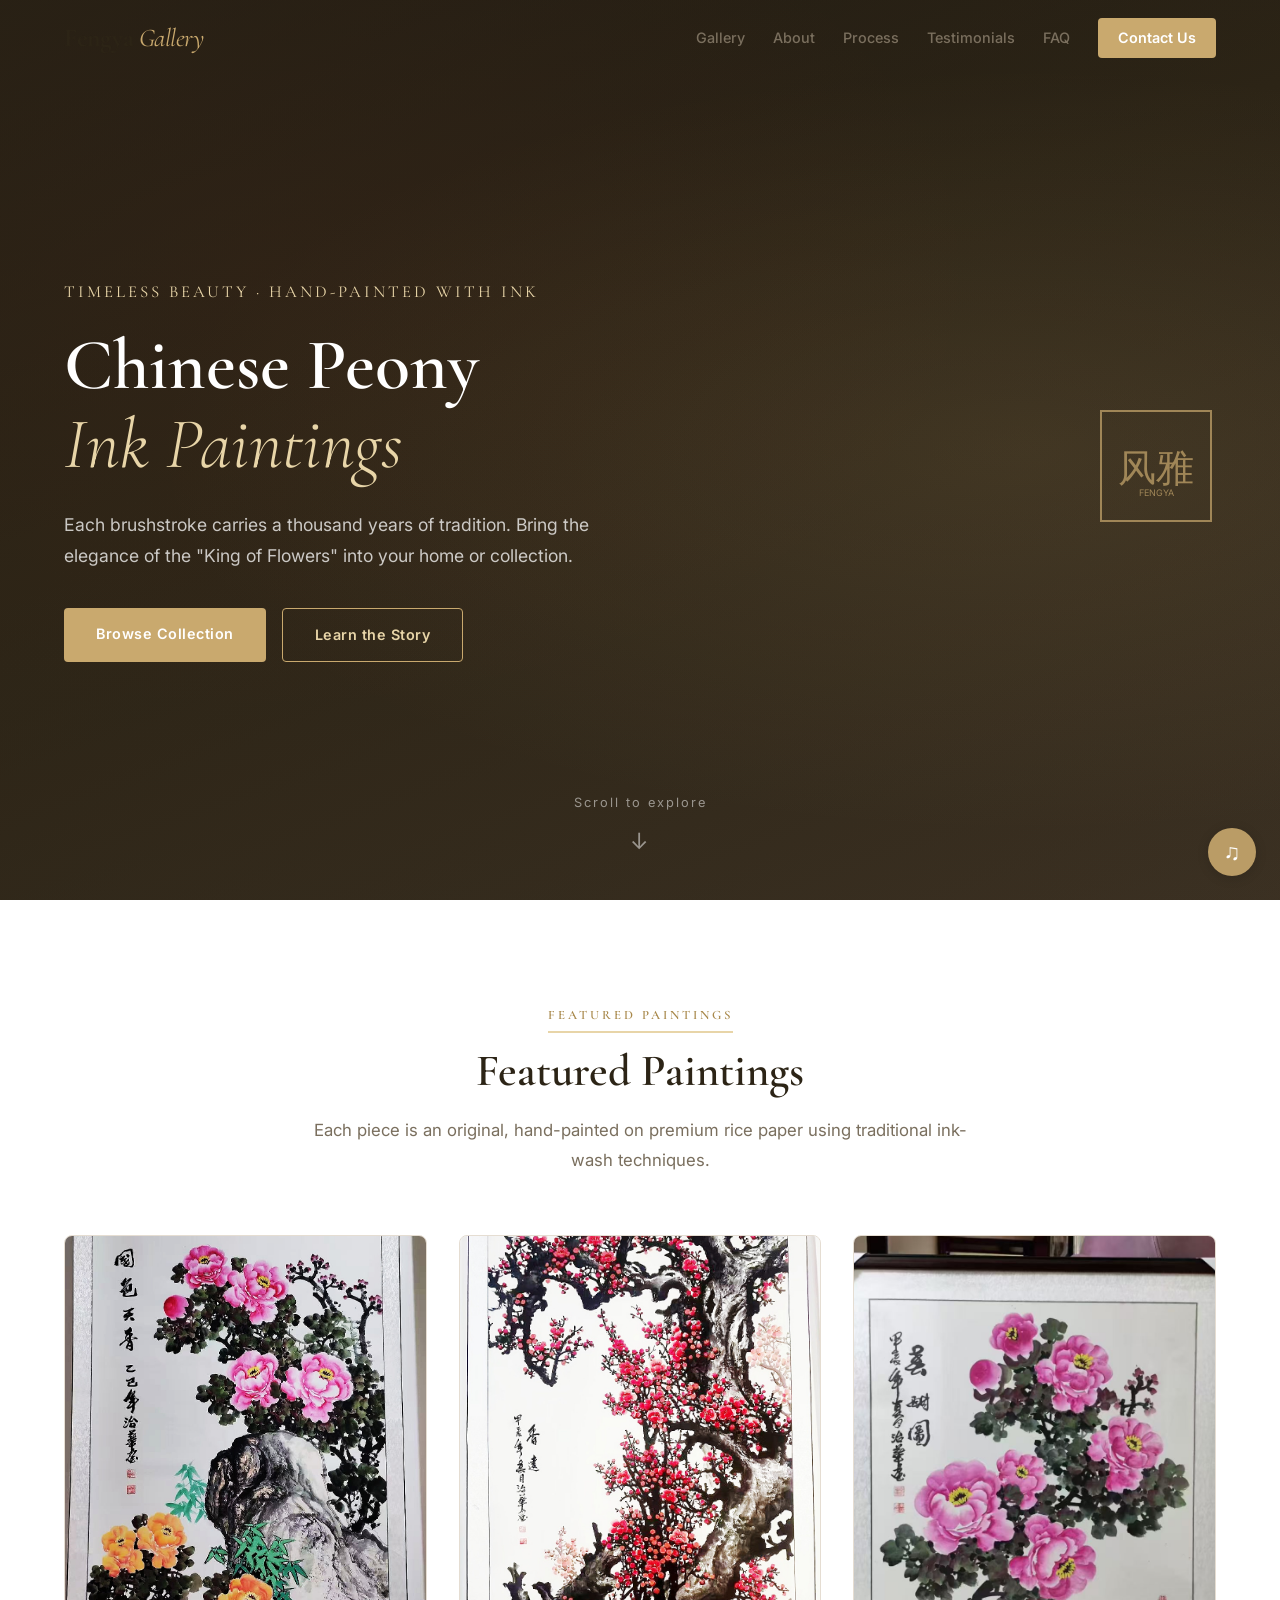
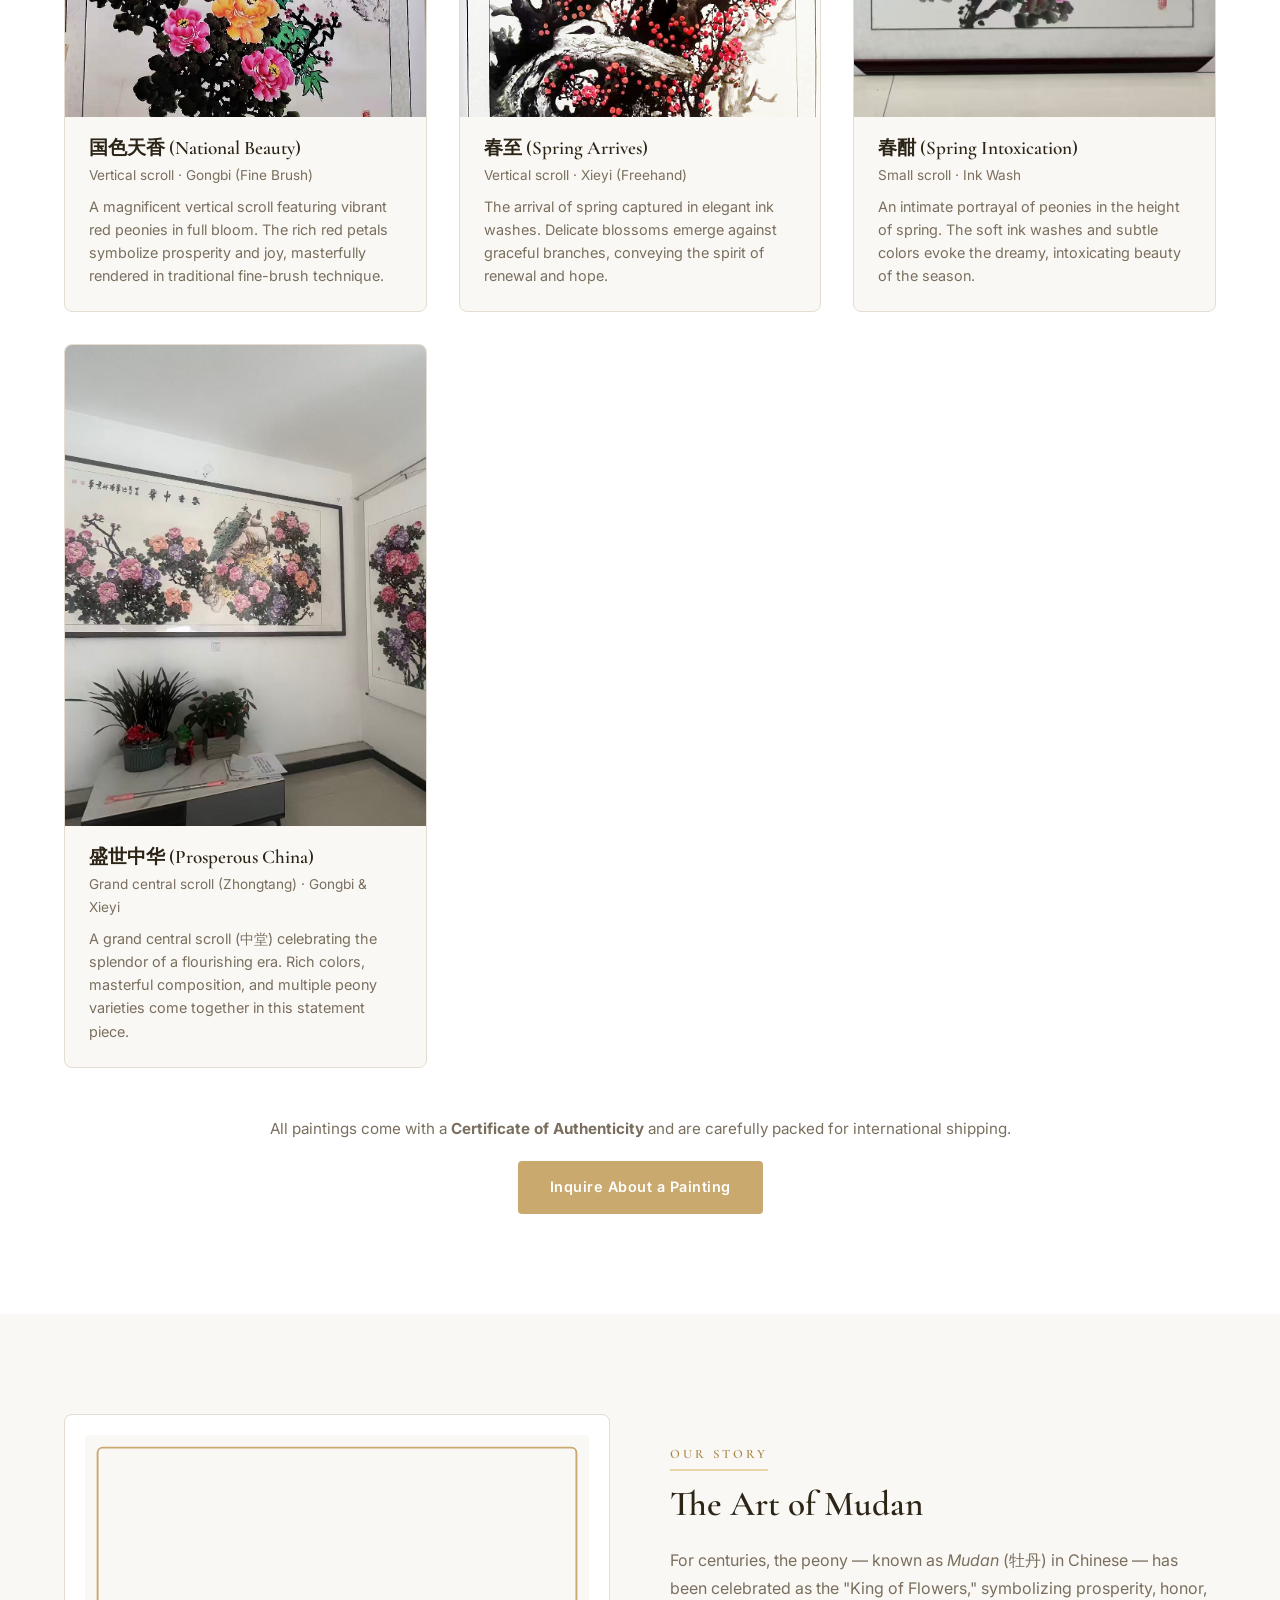
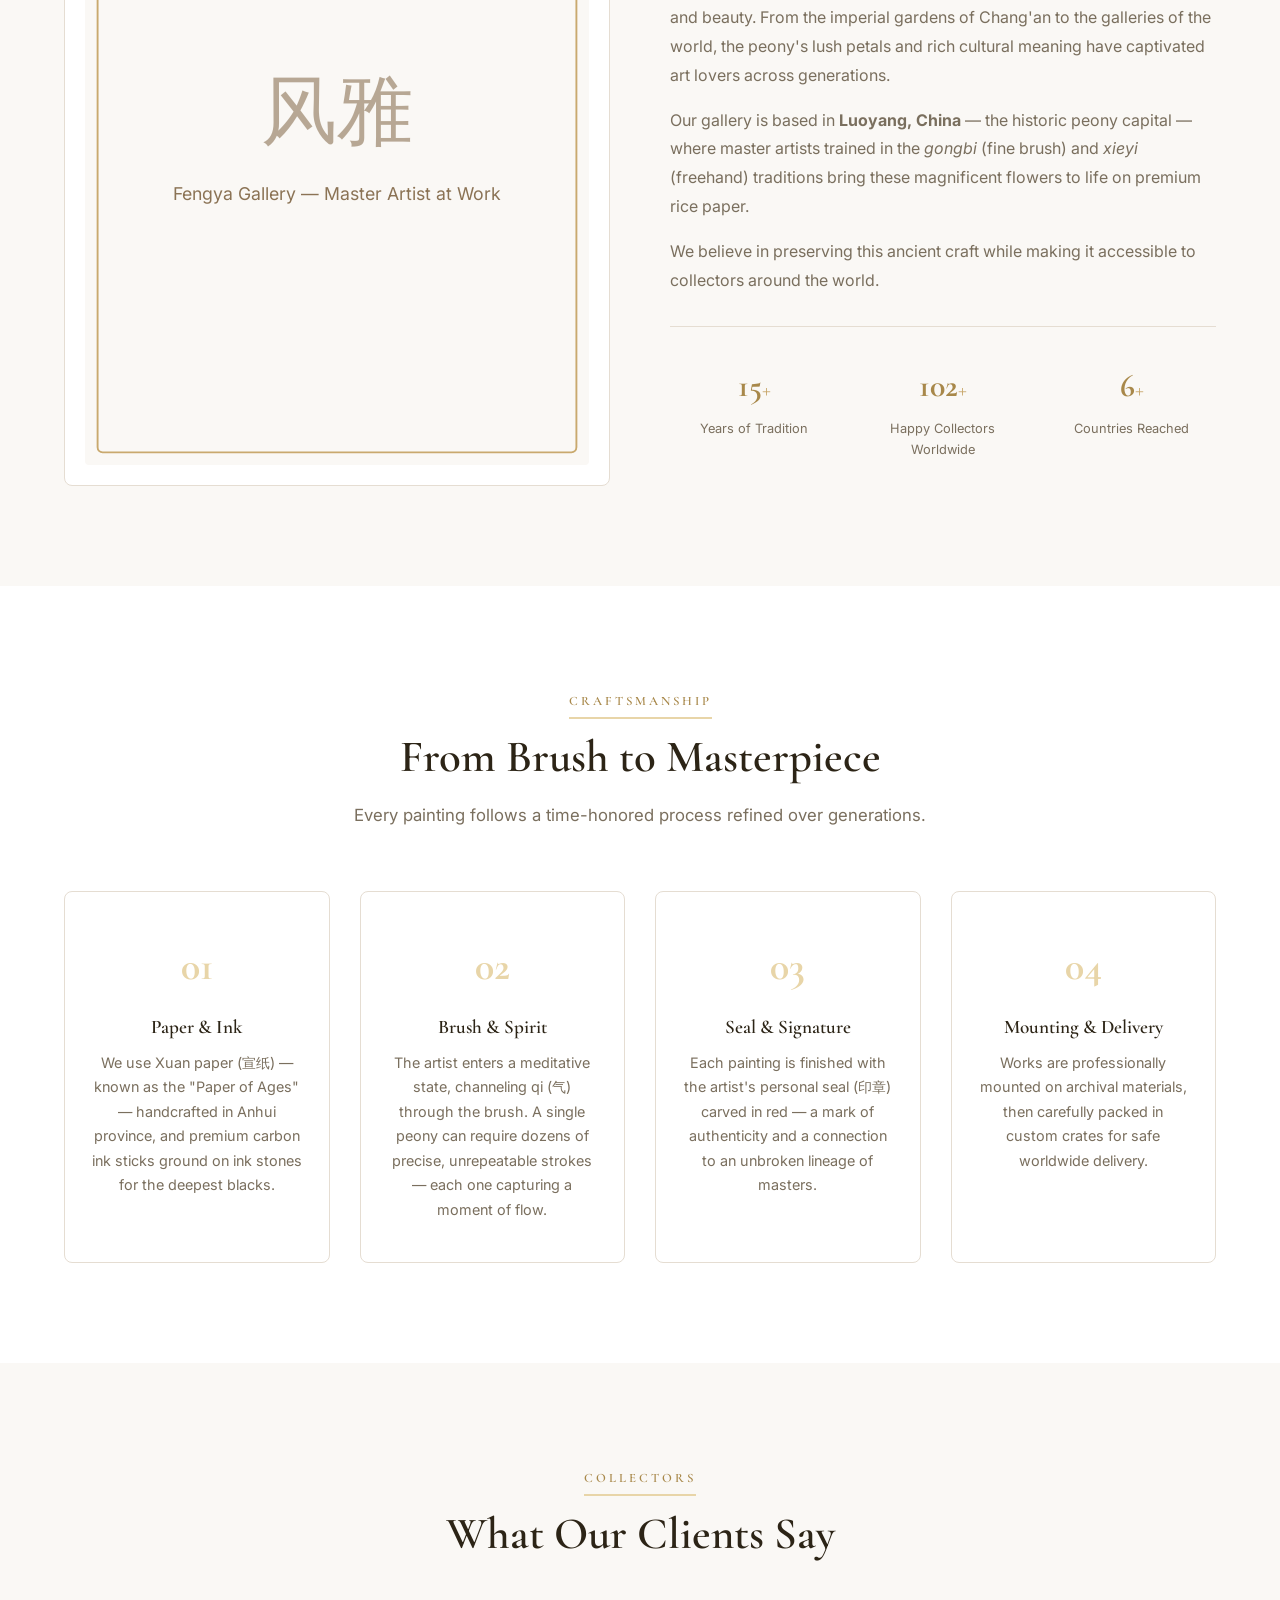
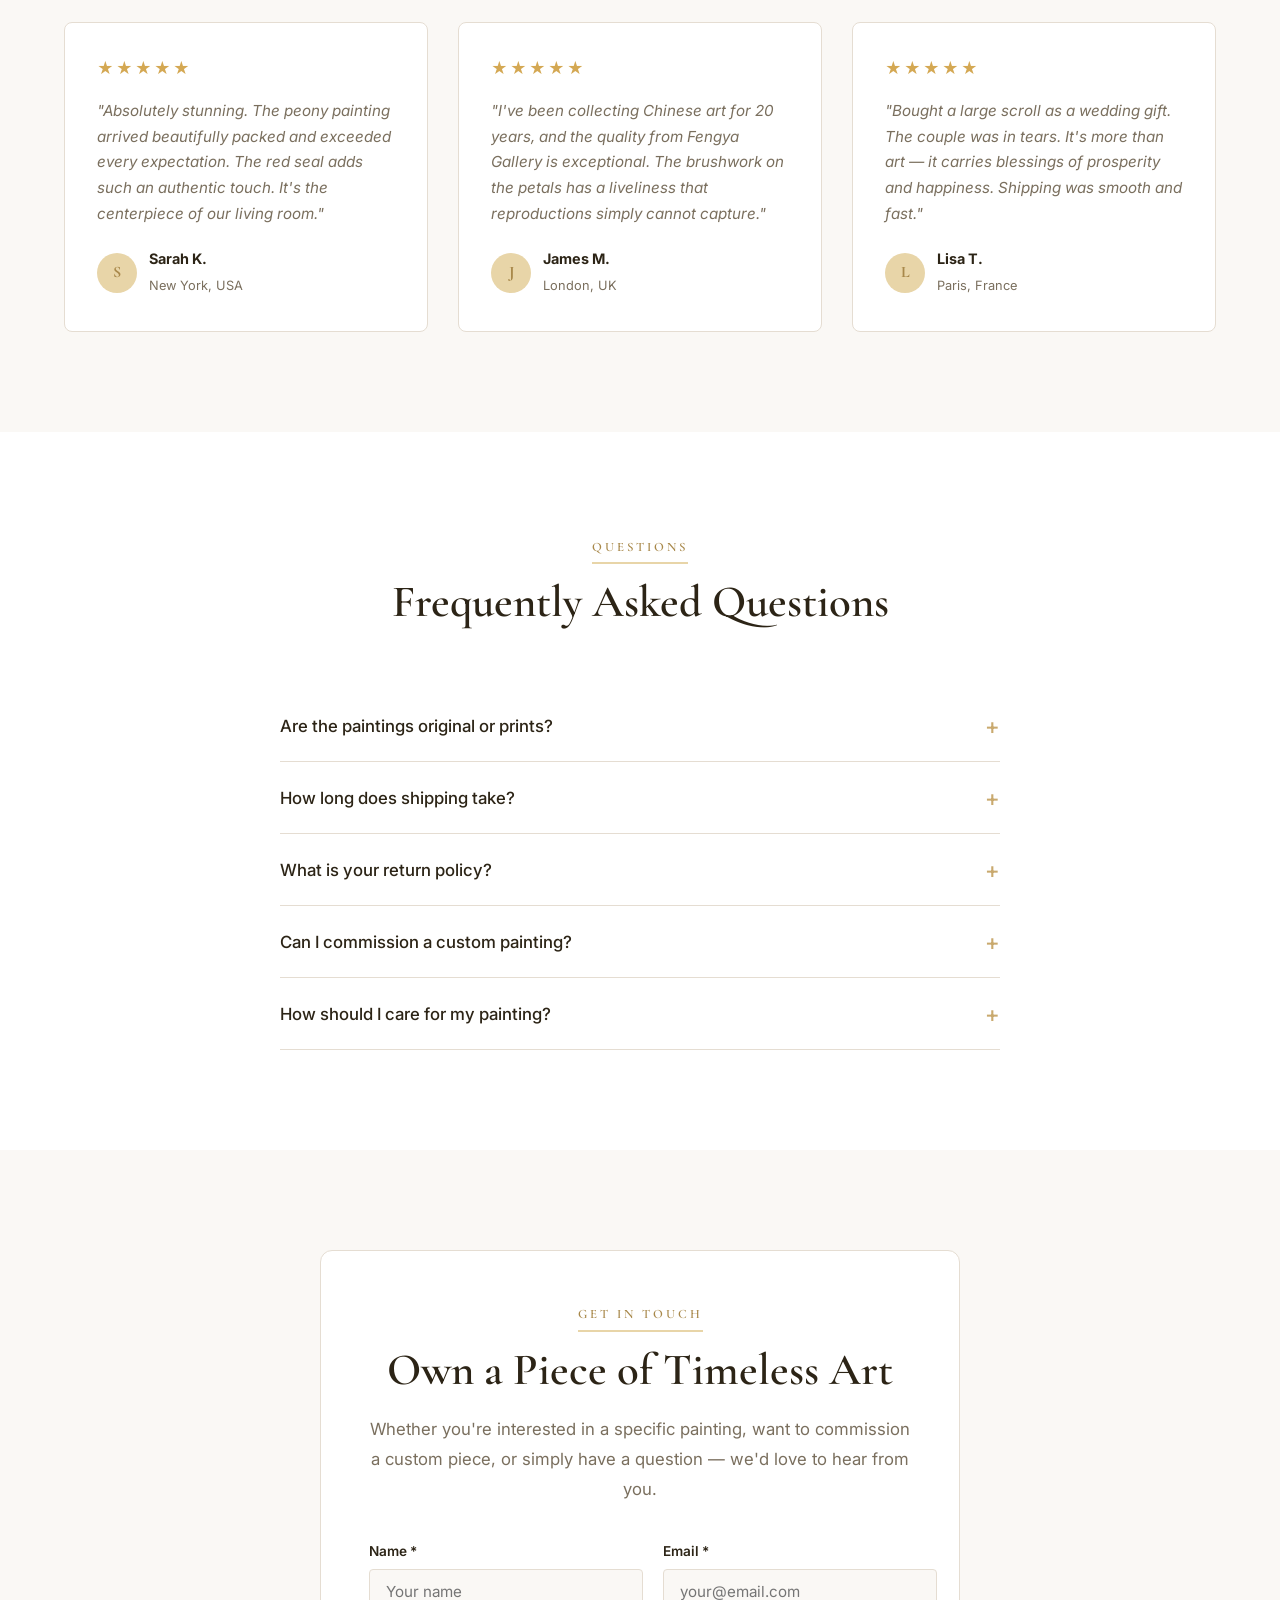
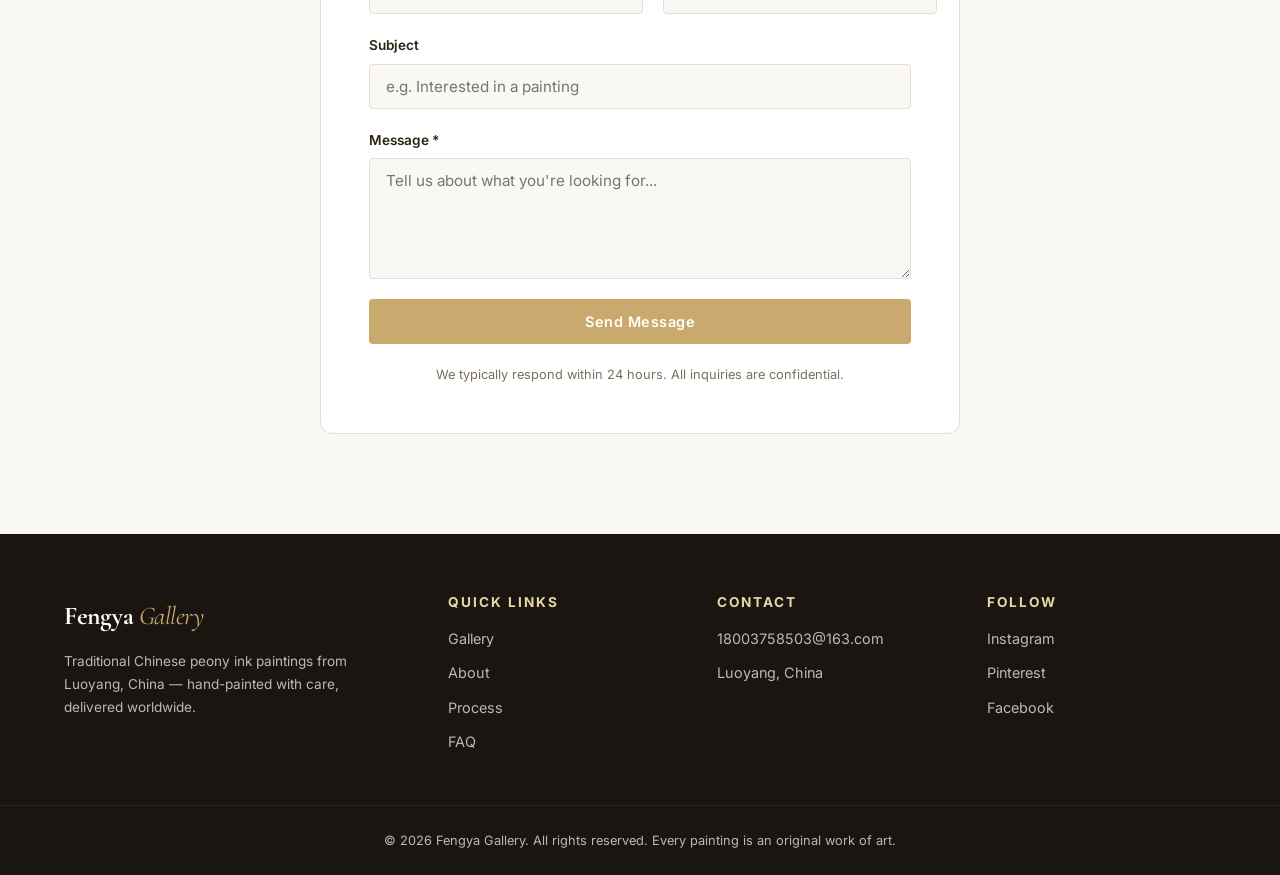
<file: index.html>
﻿<!DOCTYPE html>
<html lang="en">
<head>
    <meta charset="UTF-8">
    <meta name="viewport" content="width=device-width, initial-scale=1.0">
    <meta name="msvalidate.01" content="DC5D53B43E6427EDB22EC2CCF7D22E73" />
    <meta name="google-site-verification" content="4osk8AMZT9Mx4Fku19LOv7WdTRTShOhKsAQdqybMMkA" />
    <title>Fengya Gallery | Traditional Chinese Peony Paintings – Handcrafted Ink Art</title>
    <meta name="description" content="Discover exquisite hand-painted Chinese peony (Mudan) ink paintings from Fengya Gallery. Each piece embodies centuries of tradition—elegance, prosperity & natural beauty. Worldwide shipping.">
    <meta name="keywords" content="Chinese peony painting, Mudan painting, Chinese ink art, traditional Chinese painting, peony flower art, Chinese brush painting, art for sale, oriental art">

    <!-- Open Graph / Facebook -->
    <meta property="og:type" content="website">
    <meta property="og:title" content="Fengya Gallery – Traditional Chinese Peony Paintings">
    <meta property="og:description" content="Hand-painted Chinese ink peony art from Fengya Gallery. Elegance, tradition & beauty for your space.">
    <meta property="og:image" content="https://fengyagallery.com/images/og-banner.jpg">
    <meta property="og:url" content="https://fengyagallery.com">
    <meta property="og:locale" content="en_US">
    <meta property="og:site_name" content="Fengya Gallery">

    <!-- Twitter Card -->
    <meta name="twitter:card" content="summary_large_image">
    <meta name="twitter:title" content="Fengya Gallery – Traditional Chinese Peony Paintings">
    <meta name="twitter:description" content="Hand-painted Chinese ink peony art from Fengya Gallery. Worldwide shipping.">
    <meta name="twitter:image" content="https://fengyagallery.com/images/og-banner.jpg">

    <!-- Schema.org structured data -->
    <script type="application/ld+json">
    {
        "@context": "https://schema.org",
        "@type": "ArtGallery",
        "name": "Fengya Gallery",
        "description": "Specializing in traditional Chinese peony ink paintings. Hand-painted by master artisans.",
        "url": "https://fengyagallery.com",
        "image": "https://fengyagallery.com/images/og-banner.jpg",
        "address": {
            "@type": "PostalAddress",
            "addressLocality": "Luoyang",
            "addressCountry": "CN"
        },
        "makesOffer": {
            "@type": "Offer",
            "itemOffered": {
                "@type": "Product",
                "name": "Chinese Peony Ink Painting",
                "category": "Fine Art"
            }
        },
        "aggregateRating": {
            "@type": "AggregateRating",
            "ratingValue": "4.9",
            "reviewCount": "30",
            "bestRating": "5",
            "worstRating": "1"
        },
        "review": [
            {
                "@type": "Review",
                "reviewRating": {
                    "@type": "Rating",
                    "ratingValue": "5",
                    "bestRating": "5"
                },
                "author": {
                    "@type": "Person",
                    "name": "Sarah K."
                },
                "reviewBody": "Absolutely stunning. The peony painting arrived beautifully packed and exceeded every expectation."
            },
            {
                "@type": "Review",
                "reviewRating": {
                    "@type": "Rating",
                    "ratingValue": "5",
                    "bestRating": "5"
                },
                "author": {
                    "@type": "Person",
                    "name": "James M."
                },
                "reviewBody": "I've been collecting Chinese art for 20 years, and the quality from Fengya Gallery is exceptional."
            },
            {
                "@type": "Review",
                "reviewRating": {
                    "@type": "Rating",
                    "ratingValue": "5",
                    "bestRating": "5"
                },
                "author": {
                    "@type": "Person",
                    "name": "Lisa T."
                },
                "reviewBody": "Bought a large scroll as a wedding gift. The couple was in tears. It's more than art."
            }
        ],
        "priceRange": "$200-$5000"
    }
    </script>

    <!-- Fonts & Styles -->
    <link rel="preconnect" href="https://fonts.googleapis.com">
    <link rel="preconnect" href="https://fonts.gstatic.com" crossorigin>
    <link href="https://fonts.googleapis.com/css2?family=Cormorant+Garamond:ital,wght@0,400;0,500;0,600;0,700;1,400&family=Inter:wght@300;400;500;600&display=swap" rel="stylesheet">
    <link rel="stylesheet" href="styles.css">
    <link rel="icon" type="image/svg+xml" href="favicon.svg">
</head>
<body>

<!-- ====== NAVBAR ====== -->
<header class="navbar" id="navbar">
    <div class="container navbar-inner">
        <a href="#" class="logo">Fengya <span>Gallery</span></a>
        <button class="hamburger" id="hamburger" aria-label="Toggle navigation">
            <span></span><span></span><span></span>
        </button>
        <nav class="nav-links" id="navLinks">
            <a href="#gallery">Gallery</a>
            <a href="#about">About</a>
            <a href="#process">Process</a>
            <a href="#testimonials">Testimonials</a>
            <a href="#faq">FAQ</a>
            <a href="#contact" class="nav-cta">Contact Us</a>
        </nav>
    </div>
</header>

<!-- ====== HERO ====== -->
<section class="hero" id="home">
    <div class="hero-overlay"></div>
    <div class="hero-bg parallax"></div>
    <div class="container hero-content">
        <div class="hero-text">
            <p class="hero-subtitle">Timeless Beauty · Hand-Painted with Ink</p>
            <h1>Chinese Peony<br><span class="hero-alt">Ink Paintings</span></h1>
            <p class="hero-desc">Each brushstroke carries a thousand years of tradition. Bring the elegance of the "King of Flowers" into your home or collection.</p>
            <div class="hero-actions">
                <a href="#gallery" class="btn btn-primary">Browse Collection</a>
                <a href="#about" class="btn btn-outline">Learn the Story</a>
            </div>
        </div>
        <div class="hero-seal">
            <svg viewBox="0 0 120 120" class="seal-svg">
                <rect x="5" y="5" width="110" height="110" fill="none" stroke="#c9a96e" stroke-width="2"/>
                <text x="60" y="62" text-anchor="middle" dominant-baseline="central"
                      font-family="STKaiti, KaiTi, serif" font-size="38" fill="#c9a96e">风雅</text>
                <text x="60" y="90" text-anchor="middle" font-family="Inter, sans-serif" font-size="9" fill="#c9a96e">FENGYA</text>
            </svg>
        </div>
    </div>
    <div class="scroll-indicator">
        <span>Scroll to explore</span>
        <div class="scroll-arrow">↓</div>
    </div>
</section>

<!-- ====== GALLERY ====== -->
<section class="section gallery-section" id="gallery">
    <div class="container">
        <div class="section-header">
            <span class="section-tag">Featured Paintings</span>
            <h2>Featured Paintings</h2>
            <p class="section-desc">Each piece is an original, hand-painted on premium rice paper using traditional ink-wash techniques.</p>
        </div>

        <div class="gallery-grid" id="galleryGrid">
            <!-- Cards injected by JS -->
        </div>

        <div class="gallery-footer">
            <p>All paintings come with a <strong>Certificate of Authenticity</strong> and are carefully packed for international shipping.</p>
            <a href="#contact" class="btn btn-primary">Inquire About a Painting</a>
        </div>
    </div>
</section>

<!-- ====== ABOUT ====== -->
<section class="section about-section" id="about">
    <div class="container">
        <div class="about-grid">
            <div class="about-image">
                <div class="about-image-frame">
                    <div class="about-image-placeholder">
                        <svg viewBox="0 0 400 500" class="about-svg">
                            <rect x="10" y="10" width="380" height="480" fill="none" stroke="#c9a96e" stroke-width="1.5" rx="4"/>
                            <text x="200" y="240" text-anchor="middle" font-family="STKaiti, KaiTi, serif" font-size="60" fill="#8b7355" opacity="0.6">风雅</text>
                            <text x="200" y="290" text-anchor="middle" font-family="Inter, sans-serif" font-size="14" fill="#8b7355">Fengya Gallery — Master Artist at Work</text>
                        </svg>
                    </div>
                </div>
            </div>
            <div class="about-text">
                <span class="section-tag">Our Story</span>
                <h2>The Art of Mudan</h2>
                <p>For centuries, the peony — known as <em>Mudan</em> (牡丹) in Chinese — has been celebrated as the "King of Flowers," symbolizing prosperity, honor, and beauty. From the imperial gardens of Chang'an to the galleries of the world, the peony's lush petals and rich cultural meaning have captivated art lovers across generations.</p>
                <p>Our gallery is based in <strong>Luoyang, China</strong> — the historic peony capital — where master artists trained in the <em>gongbi</em> (fine brush) and <em>xieyi</em> (freehand) traditions bring these magnificent flowers to life on premium rice paper.</p>
                <p>We believe in preserving this ancient craft while making it accessible to collectors around the world.</p>
                <div class="about-stats">
                    <div class="stat">
                        <span class="stat-number" data-target="30">0</span><span class="stat-plus">+</span>
                        <span class="stat-label">Years of Tradition</span>
                    </div>
                    <div class="stat">
                        <span class="stat-number" data-target="200">0</span><span class="stat-plus">+</span>
                        <span class="stat-label">Happy Collectors Worldwide</span>
                    </div>
                    <div class="stat">
                        <span class="stat-number" data-target="12">0</span><span class="stat-plus">+</span>
                        <span class="stat-label">Countries Reached</span>
                    </div>
                </div>
            </div>
        </div>
    </div>
</section>

<!-- ====== PROCESS ====== -->
<section class="section process-section" id="process">
    <div class="container">
        <div class="section-header">
            <span class="section-tag">Craftsmanship</span>
            <h2>From Brush to Masterpiece</h2>
            <p class="section-desc">Every painting follows a time-honored process refined over generations.</p>
        </div>
        <div class="process-steps">
            <div class="step">
                <div class="step-number">01</div>
                <h3>Paper & Ink</h3>
                <p>We use Xuan paper (宣纸) — known as the "Paper of Ages" — handcrafted in Anhui province, and premium carbon ink sticks ground on ink stones for the deepest blacks.</p>
            </div>
            <div class="step">
                <div class="step-number">02</div>
                <h3>Brush & Spirit</h3>
                <p>The artist enters a meditative state, channeling qi (气) through the brush. A single peony can require dozens of precise, unrepeatable strokes — each one capturing a moment of flow.</p>
            </div>
            <div class="step">
                <div class="step-number">03</div>
                <h3>Seal & Signature</h3>
                <p>Each painting is finished with the artist's personal seal (印章) carved in red — a mark of authenticity and a connection to an unbroken lineage of masters.</p>
            </div>
            <div class="step">
                <div class="step-number">04</div>
                <h3>Mounting & Delivery</h3>
                <p>Works are professionally mounted on archival materials, then carefully packed in custom crates for safe worldwide delivery.</p>
            </div>
        </div>
    </div>
</section>

<!-- ====== TESTIMONIALS ====== -->
<section class="section testimonials-section" id="testimonials">
    <div class="container">
        <div class="section-header">
            <span class="section-tag">Collectors</span>
            <h2>What Our Clients Say</h2>
        </div>
        <div class="testimonials-grid">
            <article class="testimonial-card">
                <div class="stars">★★★★★</div>
                <p>"Absolutely stunning. The peony painting arrived beautifully packed and exceeded every expectation. The red seal adds such an authentic touch. It's the centerpiece of our living room."</p>
                <div class="testimonial-author">
                    <div class="author-avatar">S</div>
                    <div>
                        <strong>Sarah K.</strong>
                        <span>New York, USA</span>
                    </div>
                </div>
            </article>
            <article class="testimonial-card">
                <div class="stars">★★★★★</div>
                <p>"I've been collecting Chinese art for 20 years, and the quality from Fengya Gallery is exceptional. The brushwork on the petals has a liveliness that reproductions simply cannot capture."</p>
                <div class="testimonial-author">
                    <div class="author-avatar">J</div>
                    <div>
                        <strong>James M.</strong>
                        <span>London, UK</span>
                    </div>
                </div>
            </article>
            <article class="testimonial-card">
                <div class="stars">★★★★★</div>
                <p>"Bought a large scroll as a wedding gift. The couple was in tears. It's more than art — it carries blessings of prosperity and happiness. Shipping was smooth and fast."</p>
                <div class="testimonial-author">
                    <div class="author-avatar">L</div>
                    <div>
                        <strong>Lisa T.</strong>
                        <span>Paris, France</span>
                    </div>
                </div>
            </article>
        </div>
    </div>
</section>

<!-- ====== FAQ ====== -->
<section class="section faq-section" id="faq">
    <div class="container">
        <div class="section-header">
            <span class="section-tag">Questions</span>
            <h2>Frequently Asked Questions</h2>
        </div>
        <div class="faq-list">
            <div class="faq-item">
                <button class="faq-question" aria-expanded="false">
                    <span>Are the paintings original or prints?</span>
                    <span class="faq-icon">+</span>
                </button>
                <div class="faq-answer">
                    <p>All paintings are completely original, hand-painted works on rice paper. We never sell prints or reproductions. Each piece comes with a signed Certificate of Authenticity.</p>
                </div>
            </div>
            <div class="faq-item">
                <button class="faq-question" aria-expanded="false">
                    <span>How long does shipping take?</span>
                    <span class="faq-icon">+</span>
                </button>
                <div class="faq-answer">
                    <p>International shipping typically takes 7–14 business days depending on your location. We ship via express courier (DHL/FedEx) with full tracking and insurance. Free shipping on orders over $500.</p>
                </div>
            </div>
            <div class="faq-item">
                <button class="faq-question" aria-expanded="false">
                    <span>What is your return policy?</span>
                    <span class="faq-icon">+</span>
                </button>
                <div class="faq-answer">
                    <p>We offer a 14-day satisfaction guarantee. If you're not completely happy with your painting, contact us and we will arrange a return. We want you to love your piece.</p>
                </div>
            </div>
            <div class="faq-item">
                <button class="faq-question" aria-expanded="false">
                    <span>Can I commission a custom painting?</span>
                    <span class="faq-icon">+</span>
                </button>
                <div class="faq-answer">
                    <p>Absolutely! We accept custom commissions for specific sizes, color palettes, or compositions. Contact us with your vision and we'll discuss the possibilities. Commissioned works typically take 2–4 weeks.</p>
                </div>
            </div>
            <div class="faq-item">
                <button class="faq-question" aria-expanded="false">
                    <span>How should I care for my painting?</span>
                    <span class="faq-icon">+</span>
                </button>
                <div class="faq-answer">
                    <p>Keep your painting away from direct sunlight, high humidity, and extreme temperatures. For scrolls, roll and unroll gently. Framed works behind glass in indirect light will last for generations with minimal care.</p>
                </div>
            </div>
        </div>
    </div>
</section>

<!-- ====== CONTACT / CTA ====== -->
<section class="section contact-section" id="contact">
    <div class="container">
        <div class="contact-card">
            <div class="section-header">
                <span class="section-tag">Get in Touch</span>
                <h2>Own a Piece of Timeless Art</h2>
                <p class="section-desc">Whether you're interested in a specific painting, want to commission a custom piece, or simply have a question — we'd love to hear from you.</p>
            </div>
            <form class="contact-form" id="contactForm">
                <div class="form-row">
                    <div class="form-group">
                        <label for="name">Name *</label>
                        <input type="text" id="name" name="name" required placeholder="Your name">
                    </div>
                    <div class="form-group">
                        <label for="email">Email *</label>
                        <input type="email" id="email" name="email" required placeholder="your@email.com">
                    </div>
                </div>
                <div class="form-group">
                    <label for="subject">Subject</label>
                    <input type="text" id="subject" name="subject" placeholder="e.g. Interested in a painting">
                </div>
                <div class="form-group">
                    <label for="message">Message *</label>
                    <textarea id="message" name="message" rows="5" required placeholder="Tell us about what you're looking for..."></textarea>
                </div>
                <button type="submit" class="btn btn-primary btn-full">Send Message</button>
                <p class="form-note">We typically respond within 24 hours. All inquiries are confidential.</p>
            </form>
        </div>
    </div>
</section>

<!-- ====== FOOTER ====== -->
<footer class="footer">
    <div class="container footer-inner">
        <div class="footer-brand">
            <a href="#" class="logo">Fengya <span>Gallery</span></a>
            <p>Traditional Chinese peony ink paintings from Luoyang, China — hand-painted with care, delivered worldwide.</p>
        </div>
        <div class="footer-links">
            <h4>Quick Links</h4>
            <a href="#gallery">Gallery</a>
            <a href="#about">About</a>
            <a href="#process">Process</a>
            <a href="#faq">FAQ</a>
        </div>
        <div class="footer-links">
            <h4>Contact</h4>
            <a href="mailto:18003758503@163.com">18003758503@163.com</a>
            <a href="#">Luoyang, China</a>
        </div>
        <div class="footer-links">
            <h4>Follow</h4>
            <a href="#" target="_blank" rel="noopener">Instagram</a>
            <a href="#" target="_blank" rel="noopener">Pinterest</a>
            <a href="#" target="_blank" rel="noopener">Facebook</a>
        </div>
    </div>
    <div class="footer-bottom">
        <div class="container">
            <p>&copy; 2026 Fengya Gallery. All rights reserved. Every painting is an original work of art.</p>
        </div>
    </div>
</footer>

<script src="script.js"></script>
</body>
</html>
</file>
<file: styles.css>
/* ============================================================
   Fengya Gallery – Styles
   Aesthetic: Elegant, airy, Chinese-ink inspired with gold accents
   ============================================================ */

:root {
    --color-bg: #faf8f5;
    --color-surface: #ffffff;
    --color-text: #2c2416;
    --color-text-muted: #7a6f5e;
    --color-accent: #c9a96e;
    --color-accent-light: #e8d5a8;
    --color-accent-dark: #a8884a;
    --color-ink: #1a1a1a;
    --color-border: #e5ddd2;
    --color-seal: #c4392b;
    --font-display: 'Cormorant Garamond', Georgia, 'Times New Roman', serif;
    --font-body: 'Inter', -apple-system, BlinkMacSystemFont, sans-serif;
}

/* ----- RESET ----- */
*, *::before, *::after { box-sizing: border-box; margin: 0; padding: 0; }
html { scroll-behavior: smooth; }
body {
    font-family: var(--font-body);
    background: var(--color-bg);
    color: var(--color-text);
    line-height: 1.7;
    -webkit-font-smoothing: antialiased;
}
img { max-width: 100%; display: block; }
a { color: inherit; text-decoration: none; }
button { font-family: inherit; cursor: pointer; border: none; background: none; }
h1, h2, h3, h4 { font-family: var(--font-display); font-weight: 600; line-height: 1.2; }
.container { max-width: 1200px; margin: 0 auto; padding: 0 24px; }

/* ----- NAVBAR ----- */
.navbar {
    position: fixed;
    top: 0; left: 0; right: 0;
    z-index: 1000;
    padding: 16px 0;
    transition: background .3s, padding .3s, box-shadow .3s;
}
.navbar.scrolled {
    background: rgba(250, 248, 245, 0.95);
    backdrop-filter: blur(12px);
    padding: 10px 0;
    box-shadow: 0 1px 10px rgba(0,0,0,0.06);
}
.navbar-inner {
    display: flex;
    align-items: center;
    justify-content: space-between;
}
.logo {
    font-family: var(--font-display);
    font-size: 1.6rem;
    font-weight: 700;
    color: var(--color-text);
    letter-spacing: -0.5px;
}
.logo span {
    color: var(--color-accent);
    font-weight: 400;
    font-style: italic;
}
.nav-links {
    display: flex;
    align-items: center;
    gap: 28px;
    font-size: 0.9rem;
    font-weight: 500;
    color: var(--color-text-muted);
    transition: opacity .3s, transform .3s;
}
.nav-links a { transition: color .3s; }
.nav-links a:hover { color: var(--color-accent-dark); }
.nav-cta {
    background: var(--color-accent);
    color: #fff !important;
    padding: 8px 20px;
    border-radius: 4px;
    font-weight: 600;
    transition: background .3s !important;
}
.nav-cta:hover { background: var(--color-accent-dark) !important; }
.hamburger {
    display: none;
    flex-direction: column;
    gap: 5px;
    padding: 4px;
}
.hamburger span {
    display: block;
    width: 26px;
    height: 2px;
    background: var(--color-text);
    border-radius: 2px;
    transition: transform .3s, opacity .3s;
}
.hamburger.active span:nth-child(1) { transform: rotate(45deg) translate(5px, 5px); }
.hamburger.active span:nth-child(2) { opacity: 0; }
.hamburger.active span:nth-child(3) { transform: rotate(-45deg) translate(5px, -5px); }

/* ----- HERO ----- */
.hero {
    min-height: 100vh;
    display: flex;
    align-items: center;
    position: relative;
    overflow: hidden;
}
.hero-overlay {
    position: absolute;
    inset: 0;
    background: linear-gradient(135deg, rgba(44,36,22,.75) 0%, rgba(44,36,22,.3) 50%, rgba(44,36,22,.1) 100%);
    z-index: 1;
}
.hero-bg {
    position: absolute;
    inset: 0;
    background:
        radial-gradient(ellipse at 80% 50%, rgba(201,169,110,0.15) 0%, transparent 60%),
        radial-gradient(ellipse at 20% 30%, rgba(196,57,43,0.08) 0%, transparent 50%),
        linear-gradient(160deg, #1a1510 0%, #2c2416 40%, #3d3224 100%);
    z-index: 0;
}
.hero-content {
    position: relative;
    z-index: 2;
    display: grid;
    grid-template-columns: 1fr auto;
    gap: 60px;
    align-items: center;
    padding: 120px 24px 80px;
    width: 100%;
    max-width: 1200px;
    margin: 0 auto;
}
.hero-subtitle {
    font-family: var(--font-display);
    font-size: 1.05rem;
    color: var(--color-accent-light);
    letter-spacing: 3px;
    text-transform: uppercase;
    margin-bottom: 20px;
}
.hero h1 {
    font-size: clamp(2.8rem, 6vw, 4.5rem);
    color: #fff;
    margin-bottom: 24px;
    line-height: 1.1;
}
.hero-alt {
    font-weight: 300;
    font-style: italic;
    color: var(--color-accent-light);
}
.hero-desc {
    font-size: 1.1rem;
    color: rgba(255,255,255,0.75);
    max-width: 540px;
    margin-bottom: 36px;
    line-height: 1.8;
}
.hero-actions { display: flex; gap: 16px; flex-wrap: wrap; }
.hero-seal { justify-self: end; }
.seal-svg {
    width: 120px;
    height: 120px;
    opacity: 0.7;
}
.scroll-indicator {
    position: absolute;
    bottom: 40px;
    left: 50%;
    transform: translateX(-50%);
    z-index: 2;
    text-align: center;
    color: rgba(255,255,255,0.5);
    font-size: 0.8rem;
    letter-spacing: 2px;
    animation: float 3s ease-in-out infinite;
}
.scroll-arrow { font-size: 1.4rem; margin-top: 8px; }
@keyframes float {
    0%, 100% { transform: translateX(-50%) translateY(0); }
    50% { transform: translateX(-50%) translateY(10px); }
}

/* ----- BUTTONS ----- */
.btn {
    display: inline-block;
    padding: 14px 32px;
    font-family: var(--font-body);
    font-size: 0.9rem;
    font-weight: 600;
    letter-spacing: 0.5px;
    border-radius: 4px;
    transition: all .3s;
    text-align: center;
}
.btn-primary {
    background: var(--color-accent);
    color: #fff;
}
.btn-primary:hover { background: var(--color-accent-dark); transform: translateY(-1px); }
.btn-outline {
    background: transparent;
    color: var(--color-accent-light);
    border: 1.5px solid var(--color-accent);
}
.btn-outline:hover { background: rgba(201,169,110,0.1); }
.btn-full { width: 100%; }

/* ----- SECTION ----- */
.section {
    padding: 100px 0;
}
.section-header {
    text-align: center;
    max-width: 680px;
    margin: 0 auto 60px;
}
.section-tag {
    display: inline-block;
    font-family: var(--font-display);
    font-size: 0.8rem;
    font-weight: 600;
    color: var(--color-accent-dark);
    letter-spacing: 3px;
    text-transform: uppercase;
    margin-bottom: 12px;
    border-bottom: 2px solid var(--color-accent-light);
    padding-bottom: 4px;
}
.section-header h2 {
    font-size: clamp(2rem, 4vw, 2.8rem);
    margin-bottom: 16px;
}
.section-desc {
    color: var(--color-text-muted);
    font-size: 1.05rem;
    line-height: 1.8;
}

/* ----- GALLERY ----- */
.gallery-section { background: var(--color-surface); }
.gallery-grid {
    display: grid;
    grid-template-columns: repeat(auto-fill, minmax(320px, 1fr));
    gap: 32px;
    margin-bottom: 48px;
}
.gallery-card {
    background: var(--color-bg);
    border: 1px solid var(--color-border);
    border-radius: 8px;
    overflow: hidden;
    transition: transform .4s, box-shadow .4s;
}
.gallery-card:hover {
    transform: translateY(-6px);
    box-shadow: 0 12px 40px rgba(44,36,22,0.1);
}
.gallery-card-image {
    aspect-ratio: 3 / 4;
    display: flex;
    align-items: center;
    justify-content: center;
    background: linear-gradient(135deg, #f5f0e8 0%, #ede5d8 100%);
    position: relative;
    overflow: hidden;
}
.gallery-card-image img {
    width: 100%;
    height: 100%;
    object-fit: cover;
    transition: transform .5s ease;
}
.gallery-card:hover .gallery-card-image img {
    transform: scale(1.05);
}
.gallery-card-content {
    padding: 20px 24px;
}
.gallery-card-content h3 {
    font-size: 1.2rem;
    margin-bottom: 4px;
}
.gallery-card-content .dimensions {
    font-size: 0.85rem;
    color: var(--color-text-muted);
    margin-bottom: 8px;
}
.gallery-card-content .description {
    font-size: 0.9rem;
    color: var(--color-text-muted);
    margin-bottom: 4px;
    line-height: 1.6;
}
.gallery-footer {
    text-align: center;
    color: var(--color-text-muted);
    font-size: 0.95rem;
}
.gallery-footer p { margin-bottom: 20px; }

/* ----- ABOUT ----- */
.about-section { background: var(--color-bg); }
.about-grid {
    display: grid;
    grid-template-columns: 1fr 1fr;
    gap: 60px;
    align-items: center;
}
.about-image-frame {
    border: 1px solid var(--color-border);
    border-radius: 8px;
    overflow: hidden;
    padding: 20px;
    background: var(--color-surface);
}
.about-image-placeholder {
    aspect-ratio: 4 / 5;
    display: flex;
    align-items: center;
    justify-content: center;
    background: var(--color-bg);
    border-radius: 4px;
}
.about-svg { width: 100%; height: auto; }
.about-text h2 {
    font-size: 2.2rem;
    margin-bottom: 20px;
}
.about-text p {
    color: var(--color-text-muted);
    margin-bottom: 16px;
    line-height: 1.8;
}
.about-stats {
    display: grid;
    grid-template-columns: repeat(3, 1fr);
    gap: 20px;
    margin-top: 32px;
    padding-top: 32px;
    border-top: 1px solid var(--color-border);
}
.stat { text-align: center; }
.stat-number {
    font-family: var(--font-display);
    font-size: 2rem;
    font-weight: 700;
    color: var(--color-accent-dark);
}
.stat-plus { font-family: var(--font-display); font-size: 1.4rem; color: var(--color-accent); }
.stat-label {
    display: block;
    font-size: 0.8rem;
    color: var(--color-text-muted);
    margin-top: 4px;
}

/* ----- PROCESS ----- */
.process-section { background: var(--color-surface); }
.process-steps {
    display: grid;
    grid-template-columns: repeat(auto-fit, minmax(240px, 1fr));
    gap: 30px;
}
.step {
    text-align: center;
    padding: 40px 24px;
    border: 1px solid var(--color-border);
    border-radius: 8px;
    transition: transform .3s;
}
.step:hover { transform: translateY(-4px); }
.step-number {
    font-family: var(--font-display);
    font-size: 2.5rem;
    font-weight: 700;
    color: var(--color-accent-light);
    margin-bottom: 16px;
}
.step h3 { font-size: 1.2rem; margin-bottom: 12px; }
.step p { font-size: 0.9rem; color: var(--color-text-muted); line-height: 1.7; }

/* ----- TESTIMONIALS ----- */
.testimonials-section { background: var(--color-bg); }
.testimonials-grid {
    display: grid;
    grid-template-columns: repeat(auto-fit, minmax(300px, 1fr));
    gap: 30px;
}
.testimonial-card {
    background: var(--color-surface);
    border: 1px solid var(--color-border);
    border-radius: 8px;
    padding: 32px;
}
.stars { color: #d4a853; font-size: 1rem; letter-spacing: 2px; margin-bottom: 16px; }
.testimonial-card p { font-size: 0.95rem; color: var(--color-text-muted); line-height: 1.7; margin-bottom: 20px; font-style: italic; }
.testimonial-author {
    display: flex;
    align-items: center;
    gap: 12px;
}
.author-avatar {
    width: 40px;
    height: 40px;
    border-radius: 50%;
    background: var(--color-accent-light);
    display: flex;
    align-items: center;
    justify-content: center;
    font-family: var(--font-display);
    font-weight: 700;
    color: var(--color-accent-dark);
    font-size: 1rem;
}
.testimonial-author strong { display: block; font-size: 0.9rem; }
.testimonial-author span { font-size: 0.8rem; color: var(--color-text-muted); }

/* ----- FAQ ----- */
.faq-section { background: var(--color-surface); }
.faq-list { max-width: 720px; margin: 0 auto; }
.faq-item {
    border-bottom: 1px solid var(--color-border);
    padding: 18px 0;
}
.faq-question {
    display: flex;
    justify-content: space-between;
    align-items: center;
    width: 100%;
    text-align: left;
    font-size: 1.05rem;
    font-weight: 500;
    color: var(--color-text);
    padding: 4px 0;
    transition: color .3s;
}
.faq-question:hover { color: var(--color-accent-dark); }
.faq-icon {
    font-size: 1.4rem;
    color: var(--color-accent);
    transition: transform .3s;
    flex-shrink: 0;
    margin-left: 16px;
}
.faq-item.active .faq-icon { transform: rotate(45deg); }
.faq-answer {
    max-height: 0;
    overflow: hidden;
    transition: max-height .4s ease, padding .4s ease;
}
.faq-item.active .faq-answer {
    max-height: 300px;
    padding-top: 12px;
}
.faq-answer p {
    color: var(--color-text-muted);
    line-height: 1.7;
    font-size: 0.95rem;
}

/* ----- CONTACT ----- */
.contact-section { background: var(--color-bg); }
.contact-card {
    max-width: 640px;
    margin: 0 auto;
    background: var(--color-surface);
    border: 1px solid var(--color-border);
    border-radius: 12px;
    padding: 48px;
}
.contact-card .section-header { margin-bottom: 36px; }
.contact-form { display: flex; flex-direction: column; gap: 20px; }
.form-row { display: grid; grid-template-columns: 1fr 1fr; gap: 20px; }
.form-group { display: flex; flex-direction: column; gap: 6px; }
.form-group label {
    font-size: 0.85rem;
    font-weight: 600;
    color: var(--color-text);
}
.form-group input,
.form-group textarea {
    font-family: var(--font-body);
    font-size: 0.95rem;
    padding: 12px 16px;
    border: 1px solid var(--color-border);
    border-radius: 4px;
    background: var(--color-bg);
    color: var(--color-text);
    transition: border-color .3s;
    outline: none;
}
.form-group input:focus,
.form-group textarea:focus {
    border-color: var(--color-accent);
}
.form-group textarea { resize: vertical; min-height: 100px; }
.form-note {
    font-size: 0.8rem;
    color: var(--color-text-muted);
    text-align: center;
}

/* ----- FOOTER ----- */
.footer {
    background: #1a1510;
    color: rgba(255,255,255,0.7);
    padding: 60px 0 0;
}
.footer-inner {
    display: grid;
    grid-template-columns: 1.5fr 1fr 1fr 1fr;
    gap: 40px;
    padding-bottom: 40px;
}
.footer .logo { color: #fff; }
.footer-brand p { font-size: 0.85rem; margin-top: 12px; line-height: 1.7; max-width: 300px; }
.footer-links h4 {
    font-family: var(--font-body);
    font-size: 0.85rem;
    font-weight: 700;
    color: var(--color-accent-light);
    text-transform: uppercase;
    letter-spacing: 2px;
    margin-bottom: 16px;
}
.footer-links a {
    display: block;
    font-size: 0.9rem;
    margin-bottom: 10px;
    transition: color .3s;
}
.footer-links a:hover { color: var(--color-accent); }
.footer-bottom {
    border-top: 1px solid rgba(255,255,255,0.08);
    padding: 24px 0;
    text-align: center;
    font-size: 0.8rem;
}

/* ----- RESPONSIVE ----- */
@media (max-width: 968px) {
    .about-grid { grid-template-columns: 1fr; gap: 40px; }
    .about-image { order: 2; }
    .hero-content { grid-template-columns: 1fr; gap: 40px; }
    .hero-seal { display: none; }
    .footer-inner { grid-template-columns: 1fr 1fr; }
    .footer-brand { grid-column: 1 / -1; }
}
@media (max-width: 768px) {
    .hamburger { display: flex; }
    .nav-links {
        position: fixed;
        top: 60px;
        left: 0; right: 0;
        flex-direction: column;
        background: rgba(250,248,245,0.98);
        backdrop-filter: blur(12px);
        padding: 24px;
        gap: 16px;
        transform: translateY(-100%);
        opacity: 0;
        pointer-events: none;
        border-bottom: 1px solid var(--color-border);
    }
    .nav-links.open {
        transform: translateY(0);
        opacity: 1;
        pointer-events: all;
    }
    .section { padding: 60px 0; }
    .gallery-grid { grid-template-columns: 1fr; }
    .form-row { grid-template-columns: 1fr; }
    .contact-card { padding: 32px 20px; }
    .about-stats { grid-template-columns: 1fr; gap: 20px; }
    .process-steps { grid-template-columns: 1fr; }
    .testimonials-grid { grid-template-columns: 1fr; }
    .footer-inner { grid-template-columns: 1fr; gap: 30px; }
}

/* ----- SCROLL ANIMATIONS ----- */
.animate-in {
    opacity: 0;
    transform: translateY(30px);
    transition: opacity .6s ease, transform .6s ease;
}
.animate-in.visible {
    opacity: 1;
    transform: translateY(0);
}
</file>
